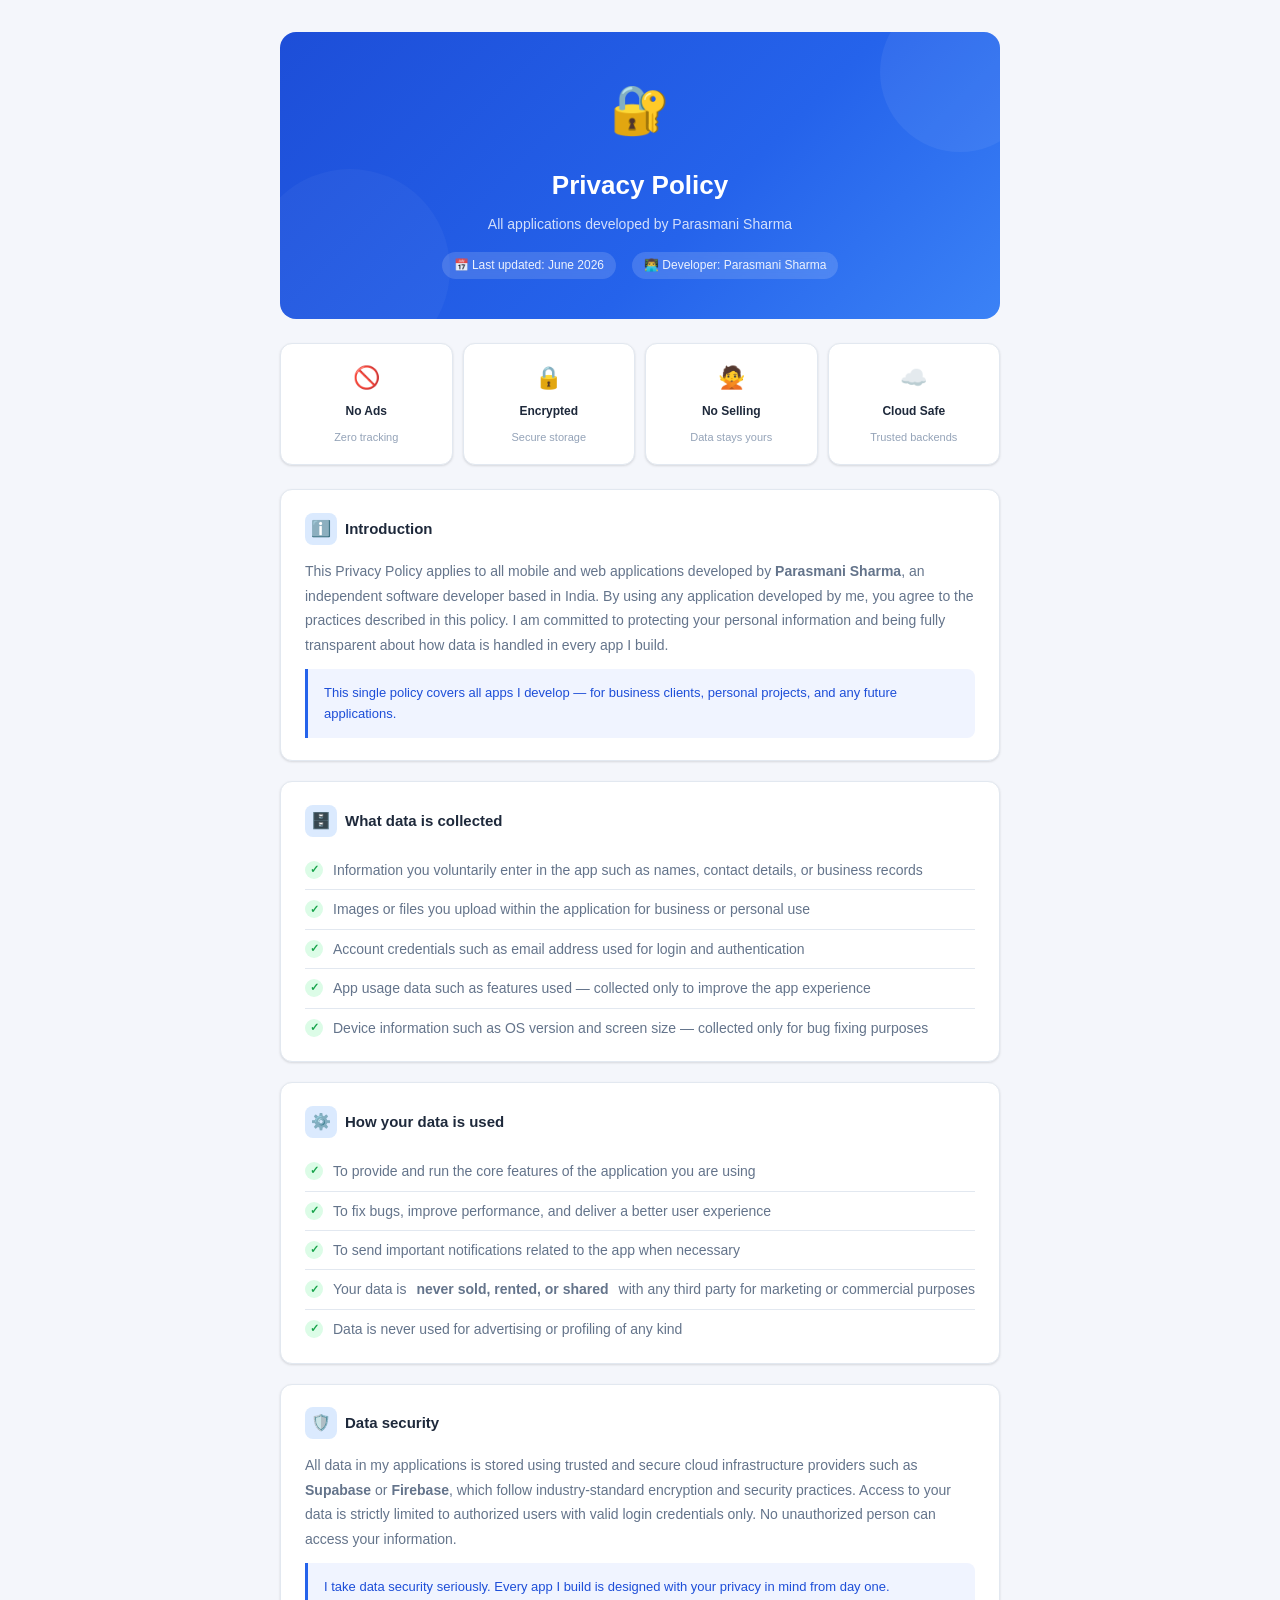
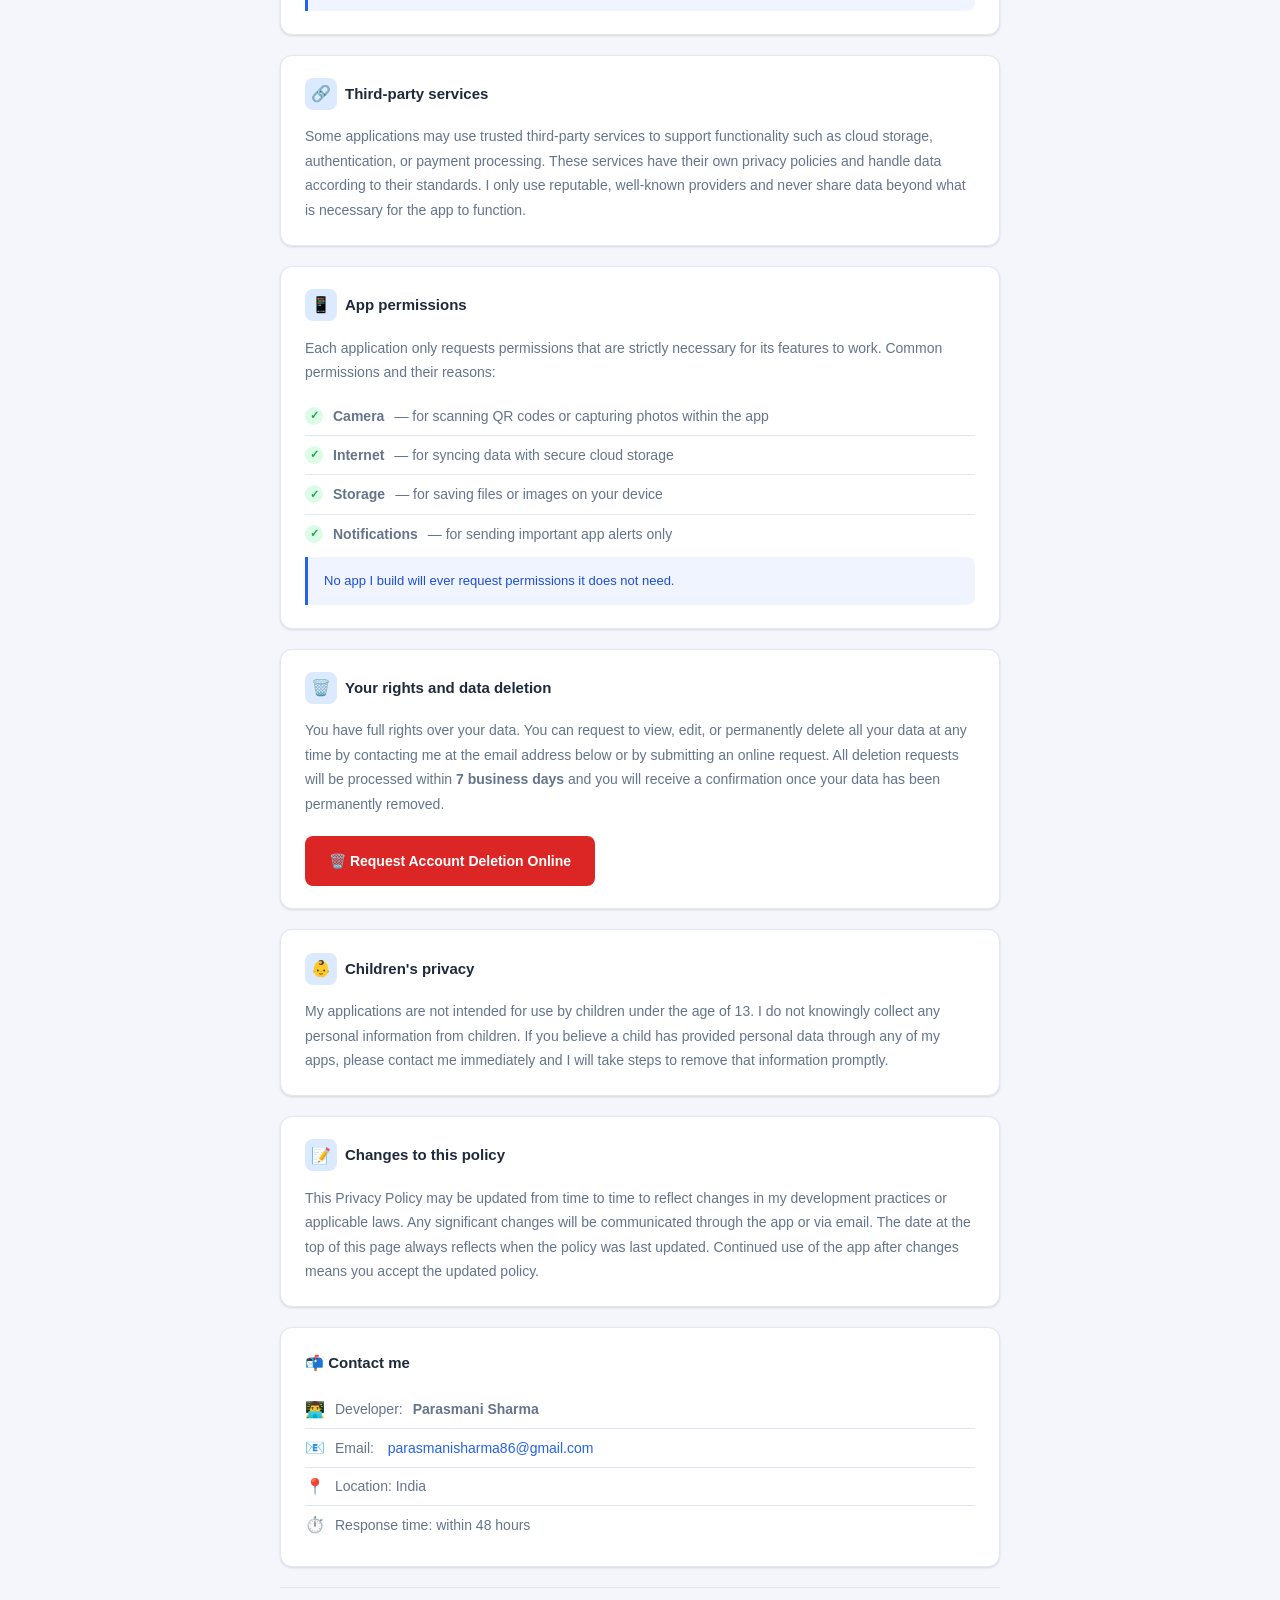
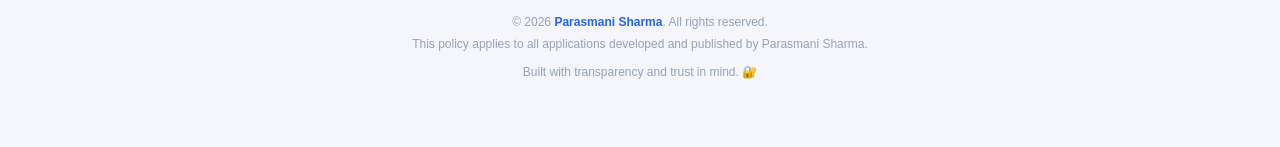
<file: index.html>
<!DOCTYPE html>
<html lang="en">
<head>
  <meta charset="UTF-8" />
  <meta name="viewport" content="width=device-width, initial-scale=1.0" />
  <title>Privacy Policy – Parasmani Sharma</title>
  <meta name="description" content="Privacy policy for all applications developed by Parasmani Sharma. Your data is safe and secure." />
  <link rel="stylesheet" href="style.css" />
</head>
<body>
  <div class="wrap">

    <!-- HERO -->
    <div class="hero">
      <span class="hero-icon">🔐</span>
      <h1>Privacy Policy</h1>
      <p class="tagline">All applications developed by Parasmani Sharma</p>
      <div class="meta">
        <span>📅 Last updated: June 2026</span>
        <span>👨‍💻 Developer: Parasmani Sharma</span>
      </div>
    </div>

    <!-- TRUST STRIP -->
    <div class="trust-strip">
      <div class="trust-item">
        <span class="t-icon">🚫</span>
        <p>No Ads</p>
        <small>Zero tracking</small>
      </div>
      <div class="trust-item">
        <span class="t-icon">🔒</span>
        <p>Encrypted</p>
        <small>Secure storage</small>
      </div>
      <div class="trust-item">
        <span class="t-icon">🙅</span>
        <p>No Selling</p>
        <small>Data stays yours</small>
      </div>
      <div class="trust-item">
        <span class="t-icon">☁️</span>
        <p>Cloud Safe</p>
        <small>Trusted backends</small>
      </div>
    </div>

    <!-- INTRODUCTION -->
    <div class="card">
      <div class="card-title">
        <div class="icon">ℹ️</div>
        Introduction
      </div>
      <p>
        This Privacy Policy applies to all mobile and web applications developed by
        <strong>Parasmani Sharma</strong>, an independent software developer based in India.
        By using any application developed by me, you agree to the practices described in
        this policy. I am committed to protecting your personal information and being fully
        transparent about how data is handled in every app I build.
      </p>
      <div class="highlight">
        This single policy covers all apps I develop — for business clients, personal projects,
        and any future applications.
      </div>
    </div>

    <!-- WHAT DATA IS COLLECTED -->
    <div class="card">
      <div class="card-title">
        <div class="icon">🗄️</div>
        What data is collected
      </div>
      <ul class="point-list">
        <li>
          <span class="check">✓</span>
          Information you voluntarily enter in the app such as names, contact details,
          or business records
        </li>
        <li>
          <span class="check">✓</span>
          Images or files you upload within the application for business or personal use
        </li>
        <li>
          <span class="check">✓</span>
          Account credentials such as email address used for login and authentication
        </li>
        <li>
          <span class="check">✓</span>
          App usage data such as features used — collected only to improve the app experience
        </li>
        <li>
          <span class="check">✓</span>
          Device information such as OS version and screen size — collected only for
          bug fixing purposes
        </li>
      </ul>
    </div>

    <!-- HOW DATA IS USED -->
    <div class="card">
      <div class="card-title">
        <div class="icon">⚙️</div>
        How your data is used
      </div>
      <ul class="point-list">
        <li>
          <span class="check">✓</span>
          To provide and run the core features of the application you are using
        </li>
        <li>
          <span class="check">✓</span>
          To fix bugs, improve performance, and deliver a better user experience
        </li>
        <li>
          <span class="check">✓</span>
          To send important notifications related to the app when necessary
        </li>
        <li>
          <span class="check">✓</span>
          Your data is <strong>never sold, rented, or shared</strong> with any third party
          for marketing or commercial purposes
        </li>
        <li>
          <span class="check">✓</span>
          Data is never used for advertising or profiling of any kind
        </li>
      </ul>
    </div>

    <!-- DATA SECURITY -->
    <div class="card">
      <div class="card-title">
        <div class="icon">🛡️</div>
        Data security
      </div>
      <p>
        All data in my applications is stored using trusted and secure cloud infrastructure
        providers such as <strong>Supabase</strong> or <strong>Firebase</strong>, which follow
        industry-standard encryption and security practices. Access to your data is strictly
        limited to authorized users with valid login credentials only. No unauthorized person
        can access your information.
      </p>
      <div class="highlight">
        I take data security seriously. Every app I build is designed with your privacy in mind
        from day one.
      </div>
    </div>

    <!-- THIRD PARTY SERVICES -->
    <div class="card">
      <div class="card-title">
        <div class="icon">🔗</div>
        Third-party services
      </div>
      <p>
        Some applications may use trusted third-party services to support functionality
        such as cloud storage, authentication, or payment processing. These services have
        their own privacy policies and handle data according to their standards. I only
        use reputable, well-known providers and never share data beyond what is necessary
        for the app to function.
      </p>
    </div>

    <!-- PERMISSIONS -->
    <div class="card">
      <div class="card-title">
        <div class="icon">📱</div>
        App permissions
      </div>
      <p style="margin-bottom: 0.75rem;">
        Each application only requests permissions that are strictly necessary for its
        features to work. Common permissions and their reasons:
      </p>
      <ul class="point-list">
        <li><span class="check">✓</span> <strong>Camera</strong> — for scanning QR codes or capturing photos within the app</li>
        <li><span class="check">✓</span> <strong>Internet</strong> — for syncing data with secure cloud storage</li>
        <li><span class="check">✓</span> <strong>Storage</strong> — for saving files or images on your device</li>
        <li><span class="check">✓</span> <strong>Notifications</strong> — for sending important app alerts only</li>
      </ul>
      <div class="highlight">
        No app I build will ever request permissions it does not need.
      </div>
    </div>

    <!-- DATA DELETION -->
    <div class="card">
      <div class="card-title">
        <div class="icon">🗑️</div>
        Your rights and data deletion
      </div>
      <p style="margin-bottom: 1rem;">
        You have full rights over your data. You can request to view, edit, or permanently
        delete all your data at any time by contacting me at the email address below or by
        submitting an online request. All deletion requests will be processed within 
        <strong>7 business days</strong> and you will receive a confirmation once your data has 
        been permanently removed.
      </p>
      <div style="margin-top: 1.25rem;">
        <a href="delete-account.html" class="btn btn-danger" id="online_deletion_link" style="text-decoration: none; display: inline-flex; align-items: center; gap: 8px;">
          🗑️ Request Account Deletion Online
        </a>
      </div>
    </div>

    <!-- CHILDREN -->
    <div class="card">
      <div class="card-title">
        <div class="icon">👶</div>
        Children's privacy
      </div>
      <p>
        My applications are not intended for use by children under the age of 13. I do not
        knowingly collect any personal information from children. If you believe a child has
        provided personal data through any of my apps, please contact me immediately and
        I will take steps to remove that information promptly.
      </p>
    </div>

    <!-- CHANGES -->
    <div class="card">
      <div class="card-title">
        <div class="icon">📝</div>
        Changes to this policy
      </div>
      <p>
        This Privacy Policy may be updated from time to time to reflect changes in my
        development practices or applicable laws. Any significant changes will be communicated
        through the app or via email. The date at the top of this page always reflects when
        the policy was last updated. Continued use of the app after changes means you accept
        the updated policy.
      </p>
    </div>

    <!-- CONTACT -->
    <div class="contact-card">
      <h3>📬 Contact me</h3>
      <div class="contact-row">
        <span class="c-icon">👨‍💻</span>
        Developer: <strong>Parasmani Sharma</strong>
      </div>
      <div class="contact-row">
        <span class="c-icon">📧</span>
        Email:&nbsp;<a href="mailto:parasmanisharma86@gmail.com">parasmanisharma86@gmail.com</a>
      </div>
      <div class="contact-row">
        <span class="c-icon">📍</span>
        Location: India
      </div>
      <div class="contact-row">
        <span class="c-icon">⏱️</span>
        Response time: within 48 hours
      </div>
    </div>

    <!-- FOOTER -->
    <div class="footer">
      <p>© 2026 <strong>Parasmani Sharma</strong>. All rights reserved.</p>
      <p>This policy applies to all applications developed and published by Parasmani Sharma.</p>
      <p style="margin-top: 6px;">Built with transparency and trust in mind. 🔐</p>
    </div>

  </div>
</body>
</html>
</file>
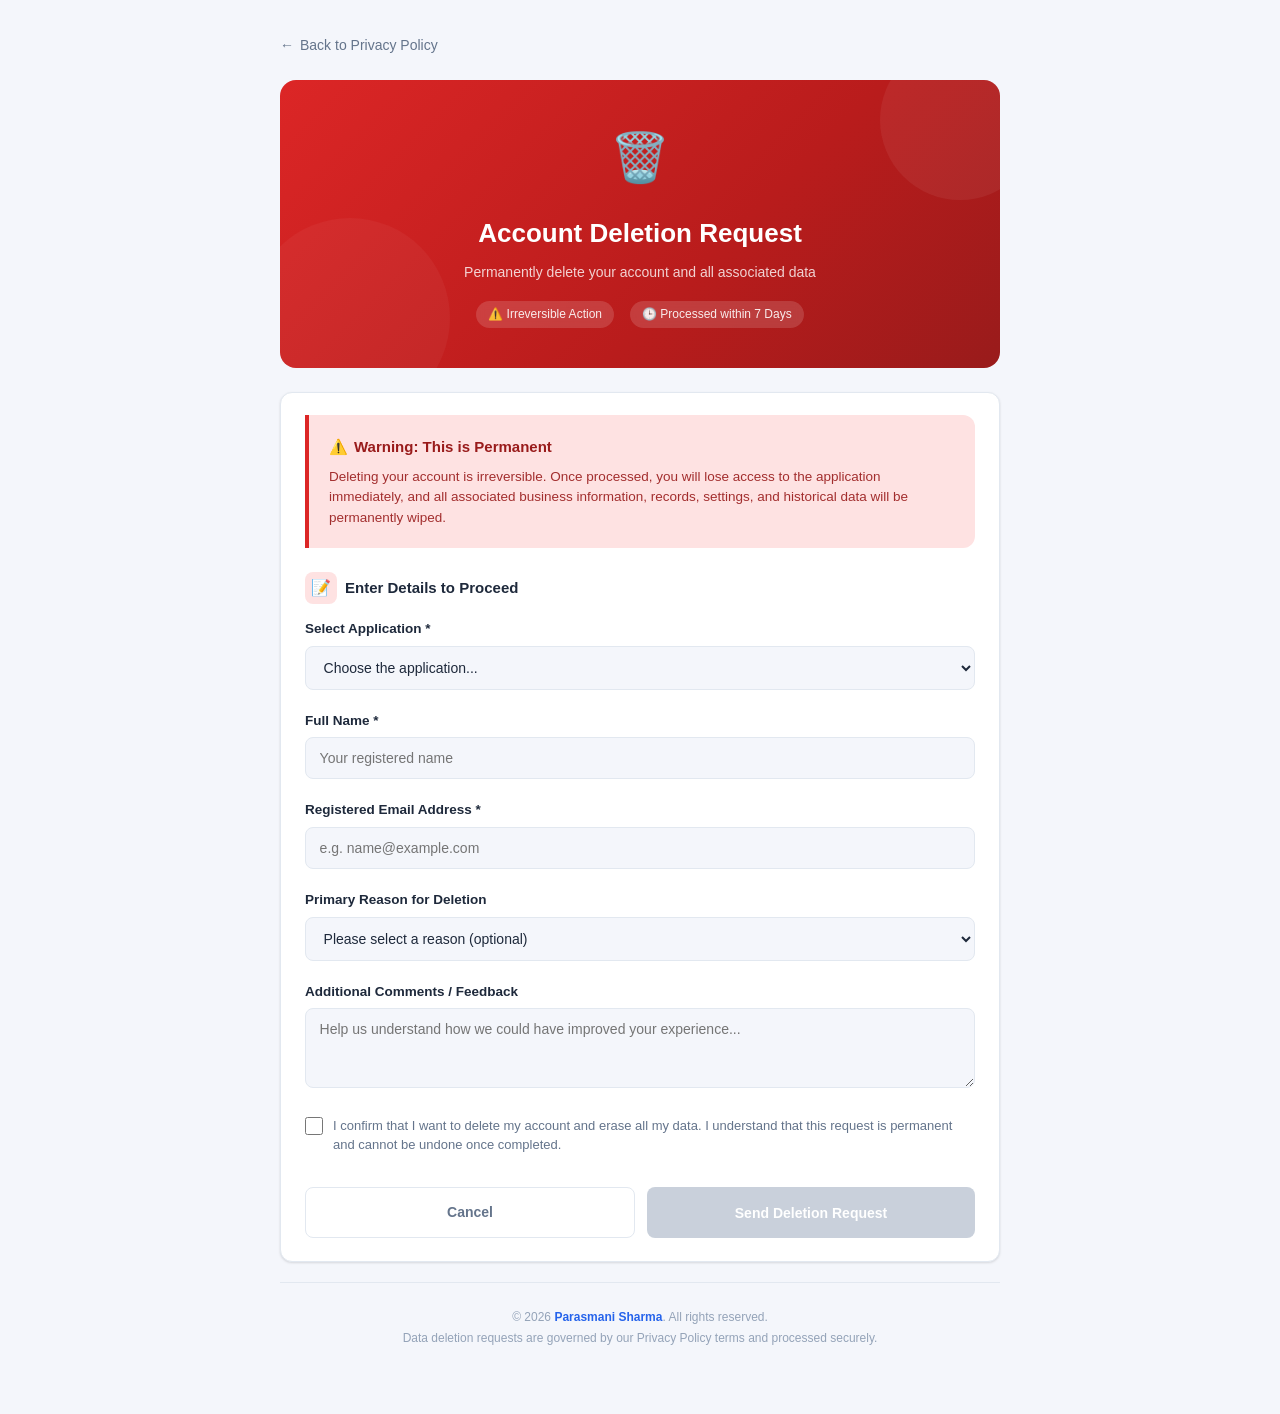
<file: delete-account.html>
<!DOCTYPE html>
<html lang="en">
<head>
  <meta charset="UTF-8">
  <meta name="viewport" content="width=device-width, initial-scale=1.0">
  <title>Request Account Deletion – Parasmani Sharma</title>
  <meta name="description" content="Request the permanent deletion of your account and all associated data for applications developed by Parasmani Sharma." />
  <link rel="stylesheet" href="style.css" />
  <style>
    /* Add print overrides to only print the success card */
    @media print {
      body {
        background: #ffffff;
        color: #000000;
        padding: 0;
      }
      .back-link, .hero, .btn-group, footer, .footer {
        display: none !important;
      }
      .card {
        border: none !important;
        box-shadow: none !important;
        padding: 0 !important;
        margin: 0 !important;
      }
      .ref-box {
        border: 1px solid #000000 !important;
        background: none !important;
      }
    }
  </style>
</head>
<body>
  <div class="wrap">
    <!-- Back to privacy policy -->
    <a href="index.html" class="back-link" id="back_to_policy_link">
      <span>←</span> Back to Privacy Policy
    </a>

    <!-- HERO Header -->
    <header class="hero" style="background: linear-gradient(135deg, #dc2626 0%, #b91c1c 60%, #991b1b 100%);">
      <span class="hero-icon">🗑️</span>
      <h1>Account Deletion Request</h1>
      <p class="tagline">Permanently delete your account and all associated data</p>
      <div class="meta">
        <span>⚠️ Irreversible Action</span>
        <span>🕒 Processed within 7 Days</span>
      </div>
    </header>

    <main>
      <!-- WARNING CARD -->
      <section class="card" id="form_section">
        <div class="warning-box">
          <h4>
            <span>⚠️</span> Warning: This is Permanent
          </h4>
          <p>
            Deleting your account is irreversible. Once processed, you will lose access to the application immediately, and all associated business information, records, settings, and historical data will be permanently wiped.
          </p>
        </div>

        <div class="card-title">
          <div class="icon" style="background: var(--red-light); color: var(--red);">📝</div>
          Enter Details to Proceed
        </div>

        <form id="deletion_form" onsubmit="handleFormSubmit(event)">
          <!-- App Selection -->
          <div class="form-group">
            <label for="app_select" class="form-label">Select Application *</label>
            <select id="app_select" class="form-select" required onchange="handleAppChange(this.value)">
              <option value="" disabled selected>Choose the application...</option>
              <option value="zaver_pro">Zaver Pro (Jewellery Shop SaaS)</option>
              <option value="other">Other Application</option>
            </select>
          </div>

          <!-- Shop Name (Shown conditionally for Zaver Pro) -->
          <div class="form-group" id="shop_name_group" style="display: none;">
            <label for="shop_name_input" class="form-label">Shop Name / Business Name *</label>
            <input type="text" id="shop_name_input" class="form-input" placeholder="e.g. Parasmani Jewellers" />
          </div>

          <!-- Name -->
          <div class="form-group">
            <label for="name_input" class="form-label">Full Name *</label>
            <input type="text" id="name_input" class="form-input" placeholder="Your registered name" required />
          </div>

          <!-- Email -->
          <div class="form-group">
            <label for="email_input" class="form-label">Registered Email Address *</label>
            <input type="email" id="email_input" class="form-input" placeholder="e.g. name@example.com" required oninput="validateForm()" />
          </div>

          <!-- Reason for Deletion -->
          <div class="form-group">
            <label for="reason_select" class="form-label">Primary Reason for Deletion</label>
            <select id="reason_select" class="form-select">
              <option value="" selected>Please select a reason (optional)</option>
              <option value="no_longer_needed">No longer using the application</option>
              <option value="switching_alternative">Switching to another alternative</option>
              <option value="security_privacy">Privacy or security concerns</option>
              <option value="pricing">Pricing or subscription costs</option>
              <option value="other">Other reason</option>
            </select>
          </div>

          <!-- Textarea for comments -->
          <div class="form-group">
            <label for="comments_input" class="form-label">Additional Comments / Feedback</label>
            <textarea id="comments_input" class="form-textarea" placeholder="Help us understand how we could have improved your experience..."></textarea>
          </div>

          <!-- Acknowledgment Checkbox -->
          <div class="form-group last">
            <label class="checkbox-label" for="confirm_checkbox">
              <input type="checkbox" id="confirm_checkbox" required onchange="validateForm()" />
              <span>I confirm that I want to delete my account and erase all my data. I understand that this request is permanent and cannot be undone once completed.</span>
            </label>
          </div>

          <!-- Buttons -->
          <div class="btn-group">
            <a href="index.html" class="btn btn-secondary" id="cancel_button">Cancel</a>
            <button type="submit" id="submit_button" class="btn btn-danger" disabled>
              Send Deletion Request
            </button>
          </div>
        </form>
      </section>

      <!-- SUCCESS CARD (Initially hidden) -->
      <section class="card success-card" id="success_section" style="display: none;">
        <div class="success-icon-wrap">
          <span>✓</span>
        </div>
        <h2>Request Received Successfully!</h2>
        <p>
          Your account deletion request has been submitted and queued for manual verification. 
          To prevent unauthorized or accidental deletions, a verification link has also been sent to your email address. 
          Please click that link to confirm your request.
        </p>
        <p>
          Once verified, our support team will process the deletion and permanently erase all data within <strong>7 business days</strong>.
        </p>

        <div class="ref-box">
          <span class="ref-label">Request Reference ID</span>
          <span class="ref-id" id="reference_id_span">DEL-XXXXX</span>
        </div>

        <div class="btn-group" style="max-width: 360px; margin: 0 auto;">
          <button onclick="window.print()" class="btn btn-secondary" id="print_button">
            🖨️ Print Confirmation
          </button>
          <a href="index.html" class="btn btn-danger" id="done_button" style="background: var(--green);">
            Done
          </a>
        </div>
      </section>
    </main>

    <!-- FOOTER -->
    <footer class="footer">
      <p>© 2026 <strong>Parasmani Sharma</strong>. All rights reserved.</p>
      <p>Data deletion requests are governed by our Privacy Policy terms and processed securely.</p>
    </footer>
  </div>

  <script>
    // Handles conditional layout changes based on app selected
    function handleAppChange(value) {
      const shopNameGroup = document.getElementById('shop_name_group');
      const shopNameInput = document.getElementById('shop_name_input');
      
      if (value === 'zaver_pro') {
        shopNameGroup.style.display = 'block';
        shopNameInput.required = true;
      } else {
        shopNameGroup.style.display = 'none';
        shopNameInput.required = false;
        shopNameInput.value = '';
      }
      validateForm();
    }

    // Handles form validations
    function validateForm() {
      const appSelect = document.getElementById('app_select');
      const nameInput = document.getElementById('name_input');
      const emailInput = document.getElementById('email_input');
      const confirmCheckbox = document.getElementById('confirm_checkbox');
      const submitButton = document.getElementById('submit_button');
      
      const appValue = appSelect.value;
      const nameValue = nameInput.value.trim();
      const emailValue = emailInput.value.trim();
      const checkboxChecked = confirmCheckbox.checked;

      // Validate email format
      const emailRegex = /^[^\s@]+@[^\s@]+\.[^\s@]+$/;
      const isEmailValid = emailRegex.test(emailValue);

      // Check conditional shop name
      let isShopNameValid = true;
      if (appValue === 'zaver_pro') {
        const shopNameInput = document.getElementById('shop_name_input');
        isShopNameValid = shopNameInput.value.trim().length > 0;
      }

      // Enable/disable submit button
      if (appValue && nameValue && isEmailValid && checkboxChecked && isShopNameValid) {
        submitButton.disabled = false;
      } else {
        submitButton.disabled = true;
      }
    }

    // Attach listeners for key inputs
    document.getElementById('name_input').addEventListener('input', validateForm);
    document.getElementById('shop_name_input').addEventListener('input', validateForm);

    // Form submission simulation
    function handleFormSubmit(event) {
      event.preventDefault();

      // Final validate
      const submitButton = document.getElementById('submit_button');
      if (submitButton.disabled) return;

      // Disable inputs while submitting
      submitButton.disabled = true;
      submitButton.innerText = "Submitting Request...";
      
      // Generate a random Reference ID
      const chars = '0123456789ABCDEF';
      let refId = 'DEL-';
      for (let i = 0; i < 6; i++) {
        refId += chars[Math.floor(Math.random() * chars.length)];
      }

      // Simulate network request duration
      setTimeout(() => {
        // Update Ref ID text
        document.getElementById('reference_id_span').innerText = refId;
        
        // Hide form, show success card
        document.getElementById('form_section').style.display = 'none';
        document.getElementById('success_section').style.display = 'block';
        
        // Scroll to top of window
        window.scrollTo({ top: 0, behavior: 'smooth' });
      }, 1000);
    }
  </script>
</body>
</html>
</file>
<file: style.css>
/* ===== RESET ===== */
*, *::before, *::after {
  box-sizing: border-box;
  margin: 0;
  padding: 0;
}

/* ===== BASE ===== */
:root {
  --bg: #f4f6fb;
  --surface: #ffffff;
  --surface-alt: #f0f4ff;
  --border: #e2e8f0;
  --primary: #2563eb;
  --primary-light: #dbeafe;
  --primary-text: #1d4ed8;
  --text-main: #1e293b;
  --text-secondary: #64748b;
  --text-muted: #94a3b8;
  --green: #16a34a;
  --green-light: #dcfce7;
  --radius-sm: 8px;
  --radius-md: 12px;
  --radius-lg: 16px;
  --shadow: 0 1px 3px rgba(0,0,0,0.08), 0 1px 2px rgba(0,0,0,0.05);
}

@media (prefers-color-scheme: dark) {
  :root {
    --bg: #0f172a;
    --surface: #1e293b;
    --surface-alt: #1a2744;
    --border: #334155;
    --primary: #3b82f6;
    --primary-light: #1e3a5f;
    --primary-text: #93c5fd;
    --text-main: #f1f5f9;
    --text-secondary: #94a3b8;
    --text-muted: #64748b;
    --green: #4ade80;
    --green-light: #14532d;
    --shadow: 0 1px 3px rgba(0,0,0,0.3);
  }
}

body {
  font-family: -apple-system, BlinkMacSystemFont, 'Segoe UI', Roboto,
               'Helvetica Neue', Arial, sans-serif;
  background: var(--bg);
  color: var(--text-main);
  line-height: 1.6;
  min-height: 100vh;
  padding: 2rem 1rem 4rem;
}

/* ===== LAYOUT ===== */
.wrap {
  max-width: 720px;
  margin: 0 auto;
}

/* ===== HERO HEADER ===== */
.hero {
  background: linear-gradient(135deg, #1d4ed8 0%, #2563eb 60%, #3b82f6 100%);
  border-radius: var(--radius-lg);
  padding: 2.5rem 2rem;
  text-align: center;
  margin-bottom: 1.5rem;
  position: relative;
  overflow: hidden;
}
.hero::before {
  content: '';
  position: absolute;
  top: -40px; right: -40px;
  width: 160px; height: 160px;
  background: rgba(255,255,255,0.06);
  border-radius: 50%;
}
.hero::after {
  content: '';
  position: absolute;
  bottom: -50px; left: -30px;
  width: 200px; height: 200px;
  background: rgba(255,255,255,0.04);
  border-radius: 50%;
}
.hero-icon {
  font-size: 48px;
  display: block;
  margin-bottom: 1rem;
}
.hero h1 {
  font-size: 26px;
  font-weight: 700;
  color: #ffffff;
  margin-bottom: 0.4rem;
}
.hero .tagline {
  font-size: 14px;
  color: rgba(255,255,255,0.8);
  margin-bottom: 1rem;
}
.hero .meta {
  display: inline-flex;
  gap: 1rem;
  flex-wrap: wrap;
  justify-content: center;
}
.hero .meta span {
  font-size: 12px;
  background: rgba(255,255,255,0.15);
  color: rgba(255,255,255,0.9);
  padding: 4px 12px;
  border-radius: 20px;
  backdrop-filter: blur(4px);
}

/* ===== TRUST STRIP ===== */
.trust-strip {
  display: grid;
  grid-template-columns: repeat(auto-fit, minmax(130px, 1fr));
  gap: 10px;
  margin-bottom: 1.5rem;
}
.trust-item {
  background: var(--surface);
  border: 1px solid var(--border);
  border-radius: var(--radius-md);
  padding: 1rem 0.75rem;
  text-align: center;
  box-shadow: var(--shadow);
}
.trust-item .t-icon {
  font-size: 22px;
  display: block;
  margin-bottom: 6px;
}
.trust-item p {
  font-size: 12px;
  font-weight: 600;
  color: var(--text-main);
  margin-bottom: 2px;
}
.trust-item small {
  font-size: 11px;
  color: var(--text-muted);
}

/* ===== SECTION CARDS ===== */
.card {
  background: var(--surface);
  border: 1px solid var(--border);
  border-radius: var(--radius-md);
  padding: 1.4rem 1.5rem;
  margin-bottom: 1.25rem;
  box-shadow: var(--shadow);
}
.card-title {
  font-size: 15px;
  font-weight: 700;
  color: var(--text-main);
  margin-bottom: 0.9rem;
  display: flex;
  align-items: center;
  gap: 8px;
}
.card-title .icon {
  width: 32px;
  height: 32px;
  border-radius: var(--radius-sm);
  background: var(--primary-light);
  display: flex;
  align-items: center;
  justify-content: center;
  font-size: 16px;
  flex-shrink: 0;
}
.card p {
  font-size: 14px;
  color: var(--text-secondary);
  line-height: 1.75;
}

/* ===== POINT LIST ===== */
.point-list {
  list-style: none;
}
.point-list li {
  display: flex;
  align-items: flex-start;
  gap: 10px;
  font-size: 14px;
  color: var(--text-secondary);
  padding: 8px 0;
  border-bottom: 1px solid var(--border);
  line-height: 1.6;
}
.point-list li:last-child {
  border-bottom: none;
  padding-bottom: 0;
}
.point-list li .check {
  width: 18px;
  height: 18px;
  border-radius: 50%;
  background: var(--green-light);
  color: var(--green);
  font-size: 11px;
  display: flex;
  align-items: center;
  justify-content: center;
  flex-shrink: 0;
  margin-top: 2px;
  font-weight: 700;
}

/* ===== HIGHLIGHT BOX ===== */
.highlight {
  background: var(--surface-alt);
  border-left: 3px solid var(--primary);
  border-radius: 0 var(--radius-sm) var(--radius-sm) 0;
  padding: 0.85rem 1rem;
  margin-top: 0.75rem;
  font-size: 13px;
  color: var(--primary-text);
  font-weight: 500;
}

/* ===== CONTACT CARD ===== */
.contact-card {
  background: var(--surface);
  border: 1px solid var(--border);
  border-radius: var(--radius-md);
  padding: 1.4rem 1.5rem;
  margin-bottom: 1.25rem;
  box-shadow: var(--shadow);
}
.contact-card h3 {
  font-size: 15px;
  font-weight: 700;
  color: var(--text-main);
  margin-bottom: 1rem;
}
.contact-row {
  display: flex;
  align-items: center;
  gap: 10px;
  font-size: 14px;
  color: var(--text-secondary);
  padding: 6px 0;
  border-bottom: 1px solid var(--border);
}
.contact-row:last-child { border-bottom: none; }
.contact-row .c-icon { font-size: 16px; flex-shrink: 0; }
.contact-row a {
  color: var(--primary);
  text-decoration: none;
  font-weight: 500;
}
.contact-row a:hover { text-decoration: underline; }

/* ===== FOOTER ===== */
.footer {
  text-align: center;
  font-size: 12px;
  color: var(--text-muted);
  padding-top: 1.5rem;
  border-top: 1px solid var(--border);
  line-height: 1.8;
}
.footer strong {
  color: var(--primary);
  font-weight: 600;
}

/* ===== RESPONSIVE ===== */
@media (max-width: 480px) {
  .hero { padding: 2rem 1.25rem; }
  .hero h1 { font-size: 22px; }
  .card { padding: 1.1rem 1.1rem; }
  .trust-strip { grid-template-columns: repeat(2, 1fr); }
}

/* ===== DATA DELETION FORM STYLES ===== */
:root {
  --red: #dc2626;
  --red-light: #fee2e2;
  --red-text: #991b1b;
}

@media (prefers-color-scheme: dark) {
  :root {
    --red: #f87171;
    --red-light: #450a0a;
    --red-text: #fca5a5;
  }
}

.back-link {
  display: inline-flex;
  align-items: center;
  gap: 6px;
  color: var(--text-secondary);
  text-decoration: none;
  font-size: 14px;
  font-weight: 500;
  margin-bottom: 1.5rem;
  transition: color 0.2s ease;
}
.back-link:hover {
  color: var(--primary);
}

.warning-box {
  background: var(--red-light);
  border-left: 4px solid var(--red);
  padding: 1.25rem;
  border-radius: 0 var(--radius-md) var(--radius-md) 0;
  margin-bottom: 1.5rem;
}
.warning-box h4 {
  color: var(--red-text);
  font-size: 15px;
  font-weight: 700;
  margin-bottom: 0.5rem;
  display: flex;
  align-items: center;
  gap: 6px;
}
.warning-box p {
  color: var(--red-text);
  font-size: 13.5px;
  margin: 0;
  line-height: 1.5;
  opacity: 0.9;
}

.form-group {
  margin-bottom: 1.25rem;
}
.form-group.last {
  margin-bottom: 1.75rem;
}
.form-label {
  display: block;
  font-size: 13.5px;
  font-weight: 600;
  margin-bottom: 6px;
  color: var(--text-main);
}
.form-input, .form-select, .form-textarea {
  width: 100%;
  padding: 0.75rem 0.85rem;
  font-size: 14px;
  background: var(--bg);
  border: 1px solid var(--border);
  border-radius: var(--radius-sm);
  color: var(--text-main);
  transition: all 0.2s ease;
  font-family: inherit;
}
.form-input:focus, .form-select:focus, .form-textarea:focus {
  outline: none;
  border-color: var(--primary);
  box-shadow: 0 0 0 3px var(--primary-light);
}
.form-input:disabled {
  opacity: 0.6;
  cursor: not-allowed;
  background: var(--border);
}
.form-textarea {
  resize: vertical;
  min-height: 80px;
}

.checkbox-label {
  display: flex;
  align-items: flex-start;
  gap: 10px;
  font-size: 13px;
  color: var(--text-secondary);
  cursor: pointer;
  user-select: none;
  line-height: 1.5;
}
.checkbox-label input[type="checkbox"] {
  width: 18px;
  height: 18px;
  border-radius: 4px;
  border: 1px solid var(--border);
  cursor: pointer;
  accent-color: var(--primary);
  flex-shrink: 0;
  margin-top: 1px;
}

.btn-group {
  display: flex;
  gap: 12px;
  margin-top: 2rem;
}

.btn {
  flex: 1;
  padding: 0.85rem 1.5rem;
  font-size: 14px;
  font-weight: 600;
  border-radius: var(--radius-sm);
  border: none;
  cursor: pointer;
  transition: all 0.2s ease;
  text-align: center;
  text-decoration: none;
  display: inline-flex;
  justify-content: center;
  align-items: center;
}
.btn-danger {
  background: var(--red);
  color: #ffffff;
}
.btn-danger:hover:not(:disabled) {
  opacity: 0.9;
  transform: translateY(-1px);
  box-shadow: 0 4px 12px rgba(220, 38, 38, 0.2);
}
.btn-danger:active:not(:disabled) {
  transform: translateY(0);
}
.btn-danger:disabled {
  background: var(--text-muted);
  opacity: 0.5;
  cursor: not-allowed;
}
.btn-secondary {
  background: transparent;
  border: 1px solid var(--border);
  color: var(--text-secondary);
}
.btn-secondary:hover {
  background: var(--bg);
  color: var(--text-main);
  border-color: var(--text-muted);
}

/* ===== SUCCESS CARD ===== */
.success-card {
  text-align: center;
  padding: 2.5rem 1.5rem;
}
.success-icon-wrap {
  width: 72px;
  height: 72px;
  background: var(--green-light);
  color: var(--green);
  font-size: 32px;
  border-radius: 50%;
  display: flex;
  align-items: center;
  justify-content: center;
  margin: 0 auto 1.5rem;
  animation: scaleIn 0.4s cubic-bezier(0.175, 0.885, 0.32, 1.275) both;
}
.success-card h2 {
  font-size: 22px;
  font-weight: 700;
  margin-bottom: 0.75rem;
  color: var(--text-main);
}
.success-card p {
  font-size: 14.5px;
  color: var(--text-secondary);
  line-height: 1.6;
  margin-bottom: 1.5rem;
}
.ref-box {
  background: var(--bg);
  border: 1px dashed var(--border);
  padding: 1rem;
  border-radius: var(--radius-md);
  margin-bottom: 2rem;
  display: inline-block;
  min-width: 240px;
}
.ref-label {
  font-size: 11px;
  color: var(--text-muted);
  text-transform: uppercase;
  letter-spacing: 0.5px;
  margin-bottom: 4px;
  display: block;
}
.ref-id {
  font-family: 'Courier New', Courier, monospace;
  font-size: 18px;
  font-weight: 700;
  color: var(--primary-text);
  letter-spacing: 1px;
}

@keyframes scaleIn {
  0% { transform: scale(0); opacity: 0; }
  100% { transform: scale(1); opacity: 1; }
}

@media (max-width: 480px) {
  .btn-group {
    flex-direction: column-reverse;
    gap: 8px;
  }
}
</file>
